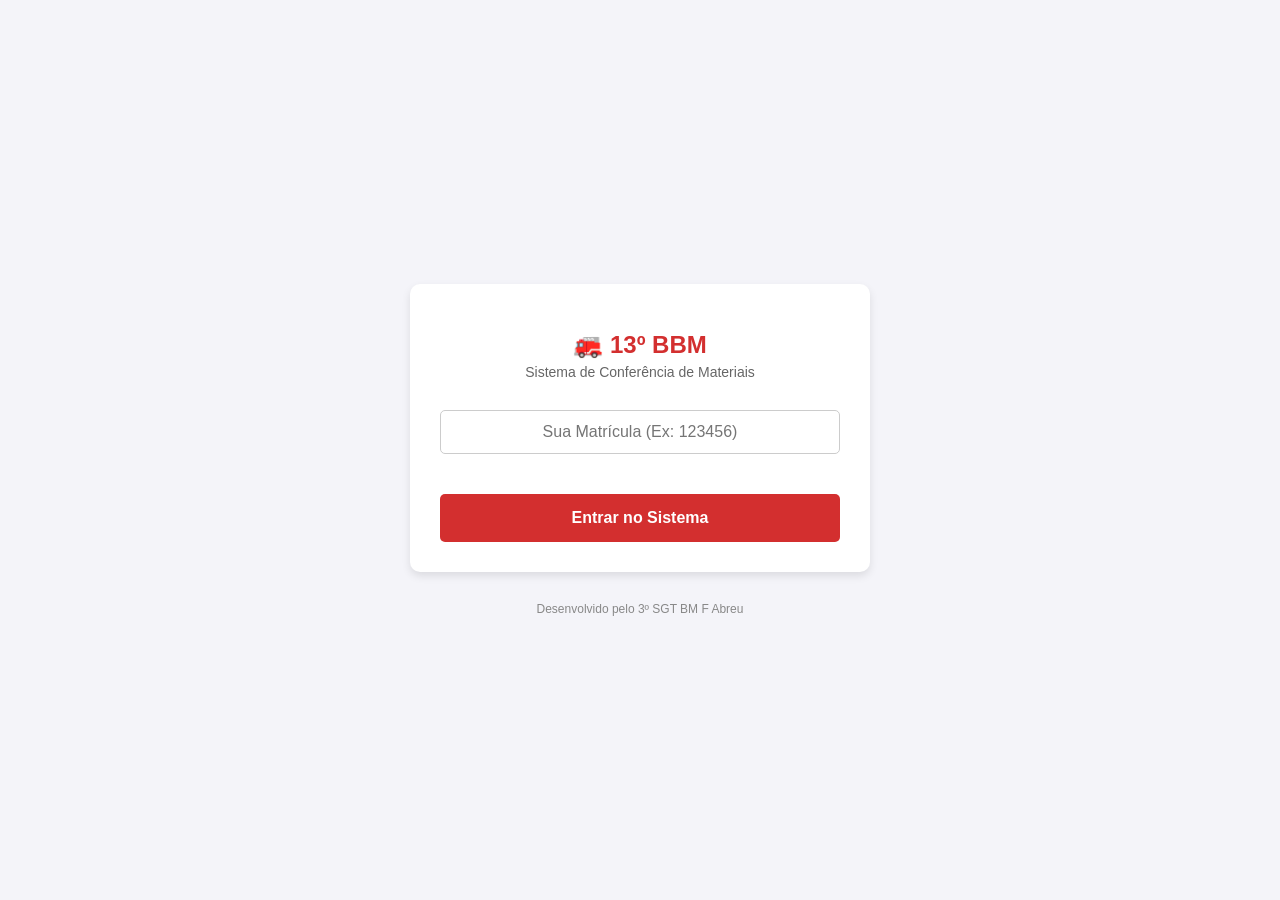
<file: index.html>
<!DOCTYPE html>
<html lang="pt-BR">
<head>
    <meta charset="UTF-8">
    <meta name="viewport" content="width=device-width, initial-scale=1.0">
    <title>Conferência - 13º BBM</title>
    <style>
        body { font-family: Arial, sans-serif; background: #f4f4f9; display: flex; flex-direction: column; align-items: center; justify-content: center; height: 100vh; margin: 0; }
        .container { background: white; padding: 30px; border-radius: 10px; box-shadow: 0 4px 8px rgba(0,0,0,0.1); width: 90%; max-width: 400px; text-align: center; }
        h1 { color: #d32f2f; font-size: 24px; margin-bottom: 5px; }
        p { color: #666; font-size: 14px; margin-top: 0; margin-bottom: 20px; }
        input { width: 100%; padding: 12px; margin: 10px 0; border: 1px solid #ccc; border-radius: 5px; box-sizing: border-box; font-size: 16px; text-align: center; }
        button { background-color: #d32f2f; color: white; border: none; padding: 15px; border-radius: 5px; width: 100%; font-size: 16px; font-weight: bold; cursor: pointer; transition: 0.3s;}
        button:hover { background-color: #b71c1c; }
        button:disabled { background-color: #ccc; cursor: wait; }
        #msg-erro { color: #d32f2f; font-weight: bold; font-size: 14px; margin-top: 10px; min-height: 20px; }
        .rodape { margin-top: 30px; color: #888; font-size: 12px; }
    </style>
</head>
<body>
    <div class="container">
        <h1>🚒 13º BBM</h1>
        <p>Sistema de Conferência de Materiais</p>
        
        <input type="text" id="matricula" maxlength="6" oninput="this.value = this.value.replace(/[^0-9]/g, '')" placeholder="Sua Matrícula (Ex: 123456)" autocomplete="off">
        <div id="msg-erro"></div>
        <button id="btn-login" onclick="fazerLogin()">Entrar no Sistema</button>
    </div>
    <div class="rodape">Desenvolvido pelo 3º SGT BM F Abreu</div>

    <script>
        // O Enter funciona
        document.getElementById('matricula').addEventListener('keypress', function (e) {
            if (e.key === 'Enter') fazerLogin();
        });

        async function fazerLogin() {
            const mat = document.getElementById('matricula').value.trim();
            const btn = document.getElementById('btn-login');
            const erro = document.getElementById('msg-erro');

            if (!mat) { erro.innerText = "Digite a matrícula."; return; }
            
            erro.innerText = "Conectando ao banco de dados..."; 
            erro.style.color = "#555";
            btn.disabled = true;

            try {
                const res = await fetch('/api/login', {
                    method: 'POST',
                    headers: { 'Content-Type': 'application/json' },
                    body: JSON.stringify({ matricula: mat })
                });
                const dados = await res.json();

                if (dados.sucesso) {
                    // Salva tudo e vai para a página de menu das viaturas (que vamos criar)
                    localStorage.setItem('conf_usuarioNome', dados.nome_guerra);
                    localStorage.setItem('conf_usuarioMat', dados.matricula);
                    localStorage.setItem('conf_usuarioNivel', dados.nivel_acesso);
                    localStorage.setItem('conf_listaMilitares', JSON.stringify(dados.militares));
                    
                   // Vai obrigar o militar a preencher a guarnição primeiro!
                    window.location.href = 'guarnicao.html';
                } else { 
                    erro.innerText = dados.mensagem; 
                    erro.style.color = "#d32f2f";
                }
            } catch (e) { 
                erro.innerText = "Erro ao conectar com o servidor."; 
                erro.style.color = "#d32f2f";
            }
            btn.disabled = false;
        }
    </script>
</body>
</html>
</file>
<file: style.css>
@import url('https://fonts.googleapis.com/css2?family=Inter:wght@400;600;700&display=swap');

* { margin: 0; padding: 0; box-sizing: border-box; font-family: 'Inter', sans-serif; }
body { background-color: #f4f4f9; color: #333; display: flex; flex-direction: column; min-height: 100vh; }

/* Barra do Usuário - Agora alinhada à esquerda */
.barra-usuario { background: #111; color: white; padding: 8px 15px; text-align: left; font-size: 0.85rem; display: none; }
.barra-usuario span { font-weight: bold; color: #ffcdd2; }
.barra-usuario button { background: none; border: none; color: white; text-decoration: underline; cursor: pointer; margin-left: 15px; font-size: 0.85rem;}

.cabecalho { background: linear-gradient(135deg, #b71c1c 0%, #8e0000 100%); color: white; text-align: center; padding: 2rem 1rem; box-shadow: 0 4px 10px rgba(0,0,0,0.2); display: flex; flex-direction: column; align-items: center; }
.logo-batalhao { width: 90px; height: auto; margin-bottom: 12px; filter: drop-shadow(0px 2px 4px rgba(0,0,0,0.3)); }
.titulos-cabecalho h1 { font-size: 1.6rem; margin-bottom: 0.3rem; text-transform: uppercase; letter-spacing: 1px; }
.titulos-cabecalho h2 { font-size: 1.1rem; font-weight: 400; color: #ffcdd2; margin-bottom: 0.8rem; }
.titulos-cabecalho p { font-size: 0.9rem; background-color: rgba(255,255,255,0.1); display: inline-block; padding: 4px 12px; border-radius: 20px; }

.container { flex: 1; padding: 2rem 1rem; max-width: 900px; margin: 0 auto; width: 100%; }
.menu-grid { display: grid; grid-template-columns: 1fr; gap: 1rem; }
@media (min-width: 600px) { .menu-grid { grid-template-columns: 1fr 1fr; } }

.btn-menu { background-color: white; color: #b71c1c; text-decoration: none; padding: 1.5rem; border-radius: 8px; font-weight: bold; font-size: 1.1rem; display: flex; flex-direction: column; align-items: center; justify-content: center; text-align: center; box-shadow: 0 2px 4px rgba(0,0,0,0.1); border: 2px solid transparent; transition: all 0.3s ease; width: 100%; cursor: pointer;}
.btn-menu .icone { font-size: 2.5rem; margin-bottom: 0.5rem; }
.btn-menu:hover { border-color: #b71c1c; transform: translateY(-3px); box-shadow: 0 6px 12px rgba(0,0,0,0.15); }

.cartao-login, .formulario-doc { background: white; padding: 2rem; border-radius: 8px; box-shadow: 0 4px 8px rgba(0,0,0,0.1); }
.cartao-login { max-width: 400px; margin: 0 auto; text-align: center; }
.linha-form { display: grid; grid-template-columns: 1fr 1fr; gap: 1rem; margin-bottom: 1rem; }
@media (max-width: 600px) { .linha-form { grid-template-columns: 1fr; } }
.grupo-input { display: flex; flex-direction: column; text-align: left; margin-bottom: 1rem;}
.grupo-input label { font-weight: 600; font-size: 0.9rem; margin-bottom: 0.5rem; color: #444;}
.grupo-input input, .grupo-input select, .grupo-input textarea { padding: 0.8rem; border: 1px solid #ccc; border-radius: 4px; font-size: 1rem; font-family: 'Inter', sans-serif; }
.grupo-input textarea { resize: vertical; min-height: 100px; }

/* Nova caixa de edição do texto gerado */
.caixa-edicao { width: 100%; min-height: 250px; padding: 15px; font-family: Arial, sans-serif; font-size: 11pt; line-height: 1.5; border: 2px solid #ccc; border-radius: 4px; margin: 10px 0; resize: vertical; background-color: #fdfdfd; }
.caixa-edicao:focus { border-color: #b71c1c; outline: none; }

.btn-acao { width: 100%; background-color: #b71c1c; color: white; padding: 1rem; border: none; border-radius: 4px; font-size: 1.1rem; font-weight: bold; cursor: pointer; transition: background-color 0.3s; margin-top: 1rem;}
.btn-acao:hover { background-color: #8e0000; }
.btn-acao:disabled { background-color: #ccc; cursor: wait; }
.btn-secundario { background: #333; color: white; padding: 0.8rem 1.5rem; border: none; border-radius: 4px; font-weight: bold; cursor: pointer; }
.btn-secundario:hover { background: #555; }
.btn-voltar-login { background: none; border: none; color: #555; cursor: pointer; font-weight: bold; text-decoration: underline; margin-bottom: 15px; display: inline-block; font-size: 1rem;}

.rodape { background-color: #1a1a1a; color: #888; text-align: center; padding: 1.5rem; font-size: 0.85rem; margin-top: auto; }
.rodape span { color: #d32f2f; font-weight: bold; }

/* --- CORREÇÃO DEFINITIVA DA IMPRESSÃO (Sem página em branco) --- */
#area-impressao { display: none; }
@media print {
    @page { size: A4; margin: 2.5cm 2cm 2.5cm 2.5cm; }
    body { background: white; margin: 0; padding: 0; }
    
    /* Faz o site inteiro desaparecer para a impressora, deixando só o #area-impressao */
    .barra-usuario, .cabecalho, .container, .rodape { display: none !important; }
    
    #area-impressao {
        display: block !important;
        position: relative;
        width: 100%;
        font-family: Arial, Helvetica, sans-serif !important;
        font-size: 12pt; line-height: 1.5; color: black;
    }
    
    .cabecalho-print { text-align: center; font-weight: normal; margin-bottom: 2rem; }
    .cabecalho-print b { font-weight: bold; }
    /* Estilo para a imagem do brasão na impressão */
    .cabecalho-print img { width: 80px; height: auto; margin-bottom: 10px; }
    
    .assinatura-print { text-align: center; margin-top: 1rem; }
}
</file>
